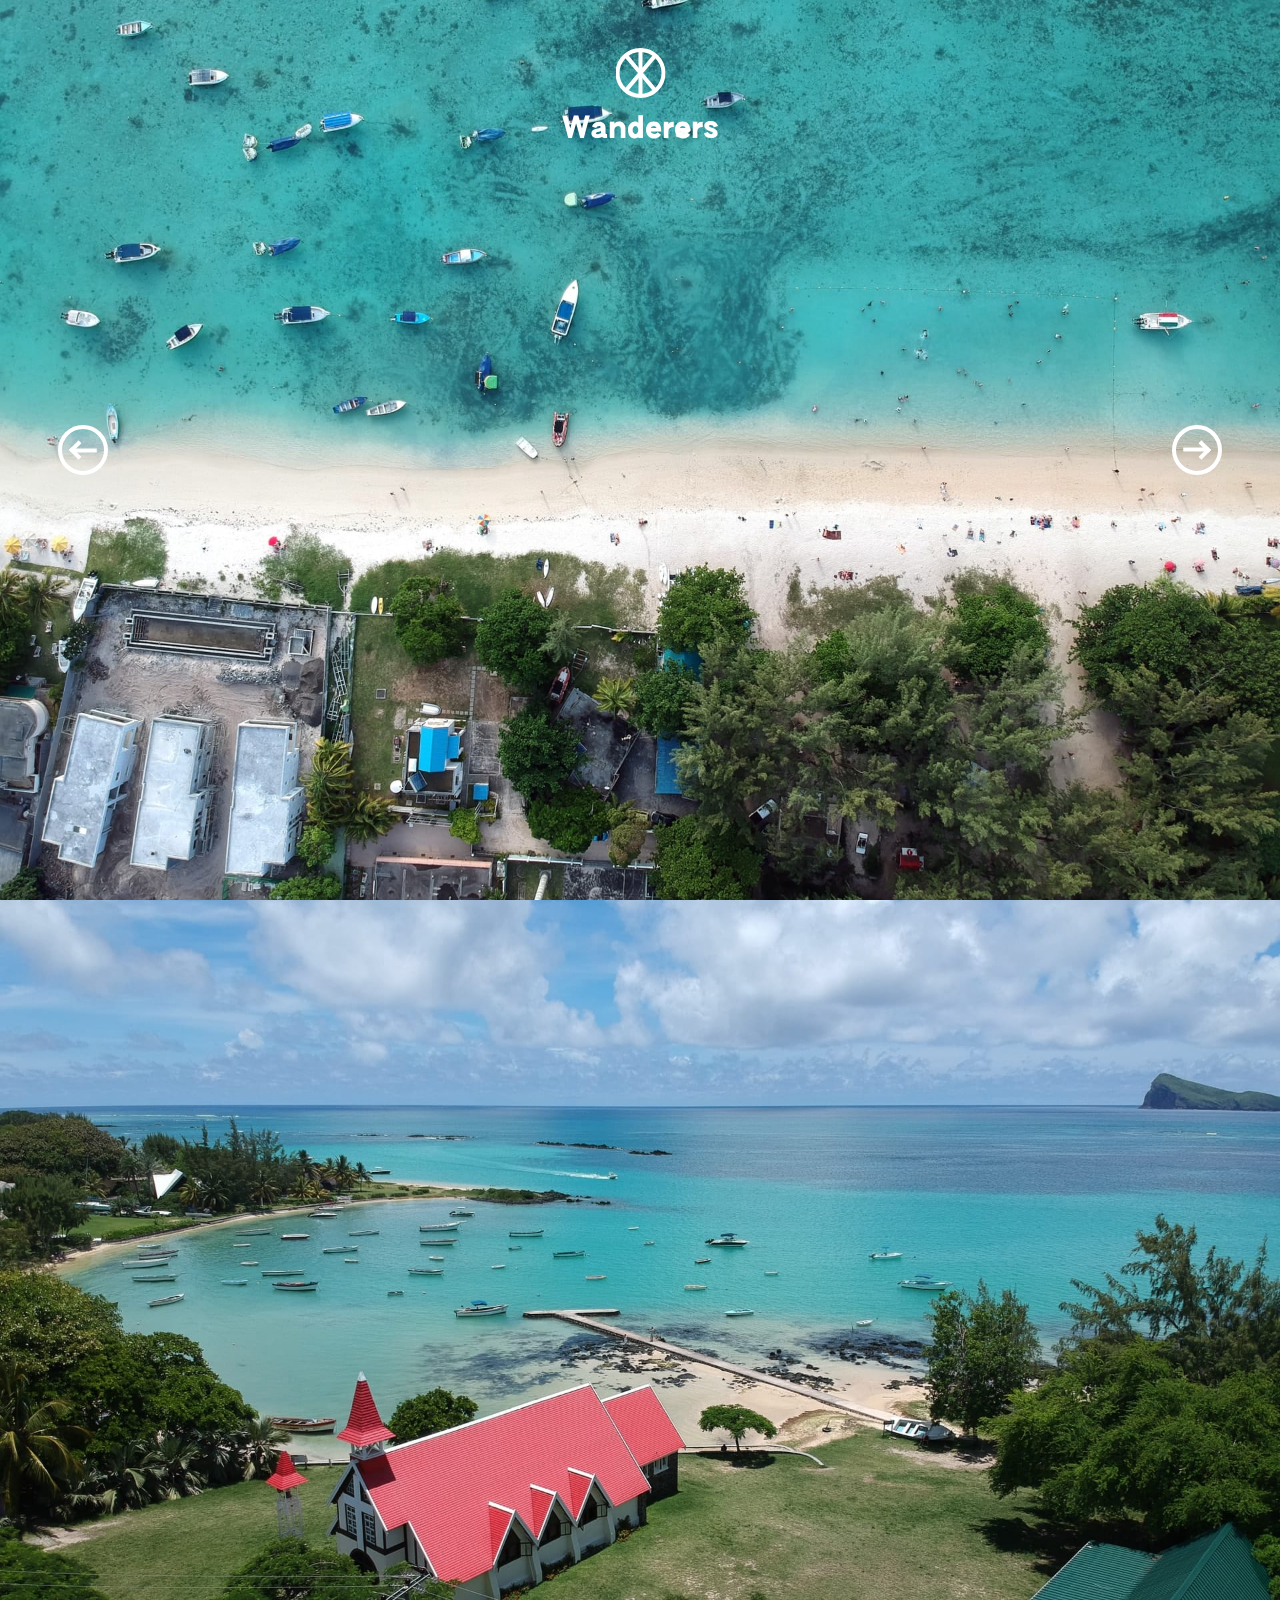
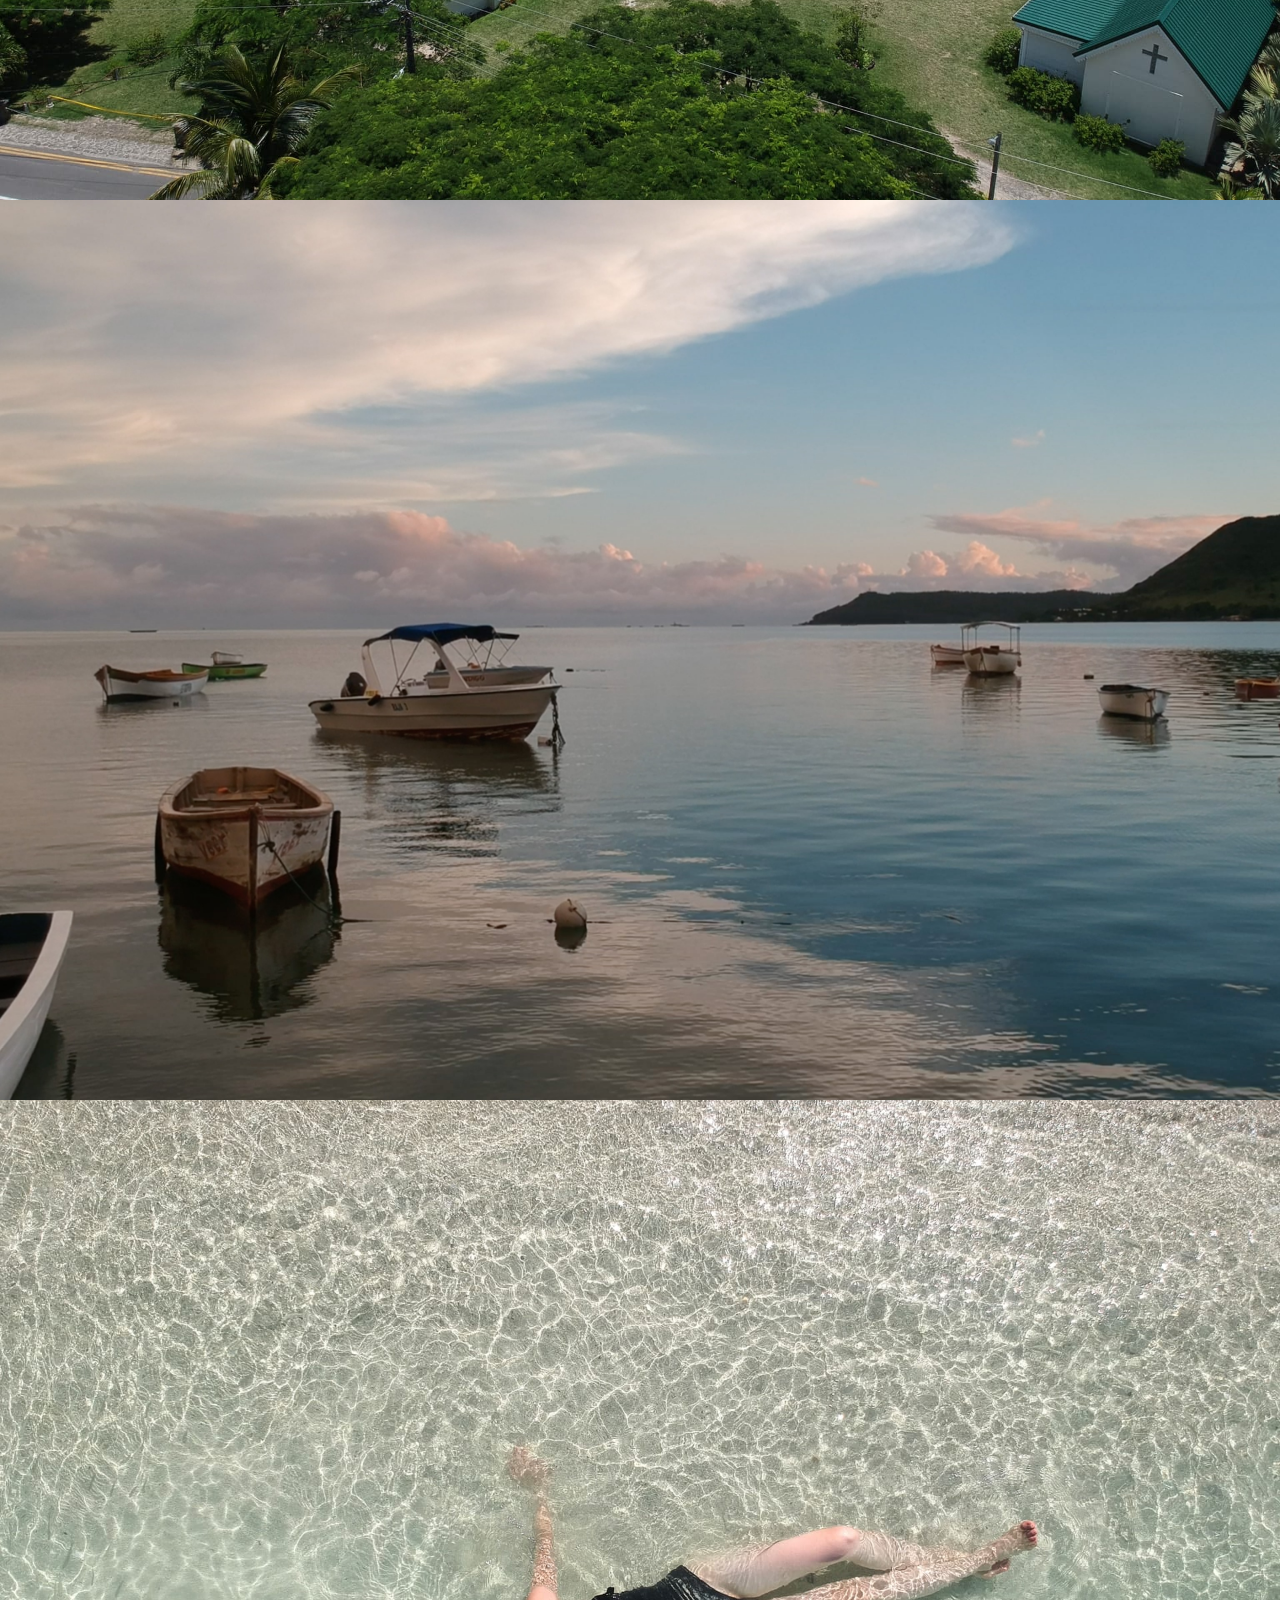
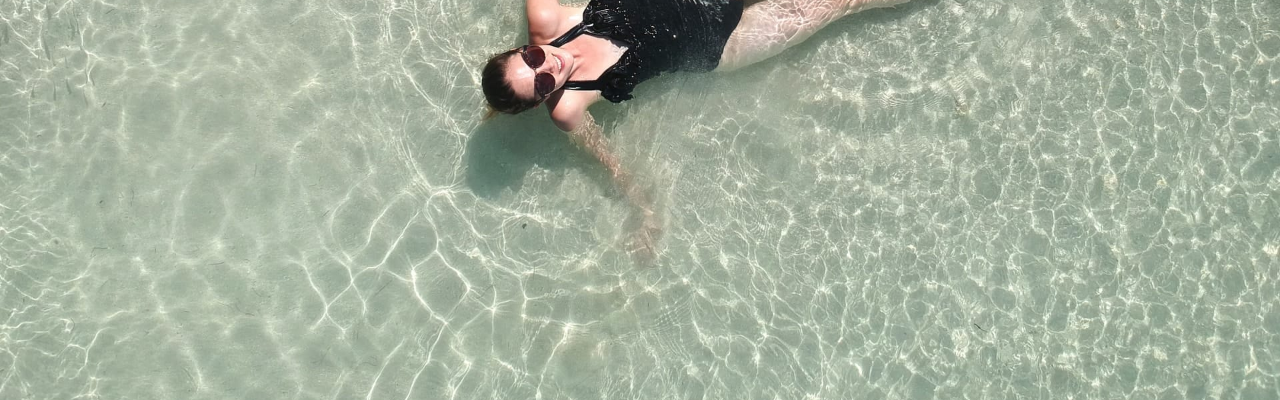
<file: index.html>
<!doctype html>
<html>

<head>
  <meta charset="utf-8">
  <meta name="viewport" content="width=device-width, initial-scale=1">

  <title>Mauritius – Wanderers</title>

  <link href="_base.css" rel="stylesheet">
  <link href="style.css" rel="stylesheet">
</head>

<body>

  <main data-barba="wrapper">
    <article data-barba="container" data-title="Mauritius">
      <header>
        <img src="logo.svg" alt="Wanderers Logo">
        <h1>Wanderers</h1>
      </header>

      <a href="/iceland.html" class="previous">
        <span>Previous</span>
      </a>

      <a href="/hongkong.html" class="next">
        <span>Next</span>
      </a>

      <div class="photos">
        <img src="mauritius-1.jpg">
        <img src="mauritius-2.jpg">
        <img src="mauritius-3.jpg">
        <img src="mauritius-4.jpg">
      </div>

    </article>
  </main>

  <script src="barba.js"></script>
  <script src="barba-prefetch.js"></script>
  <script src="gsap.js"></script>
  <script src="scripts.js"></script>

</body>

</html>
</file>
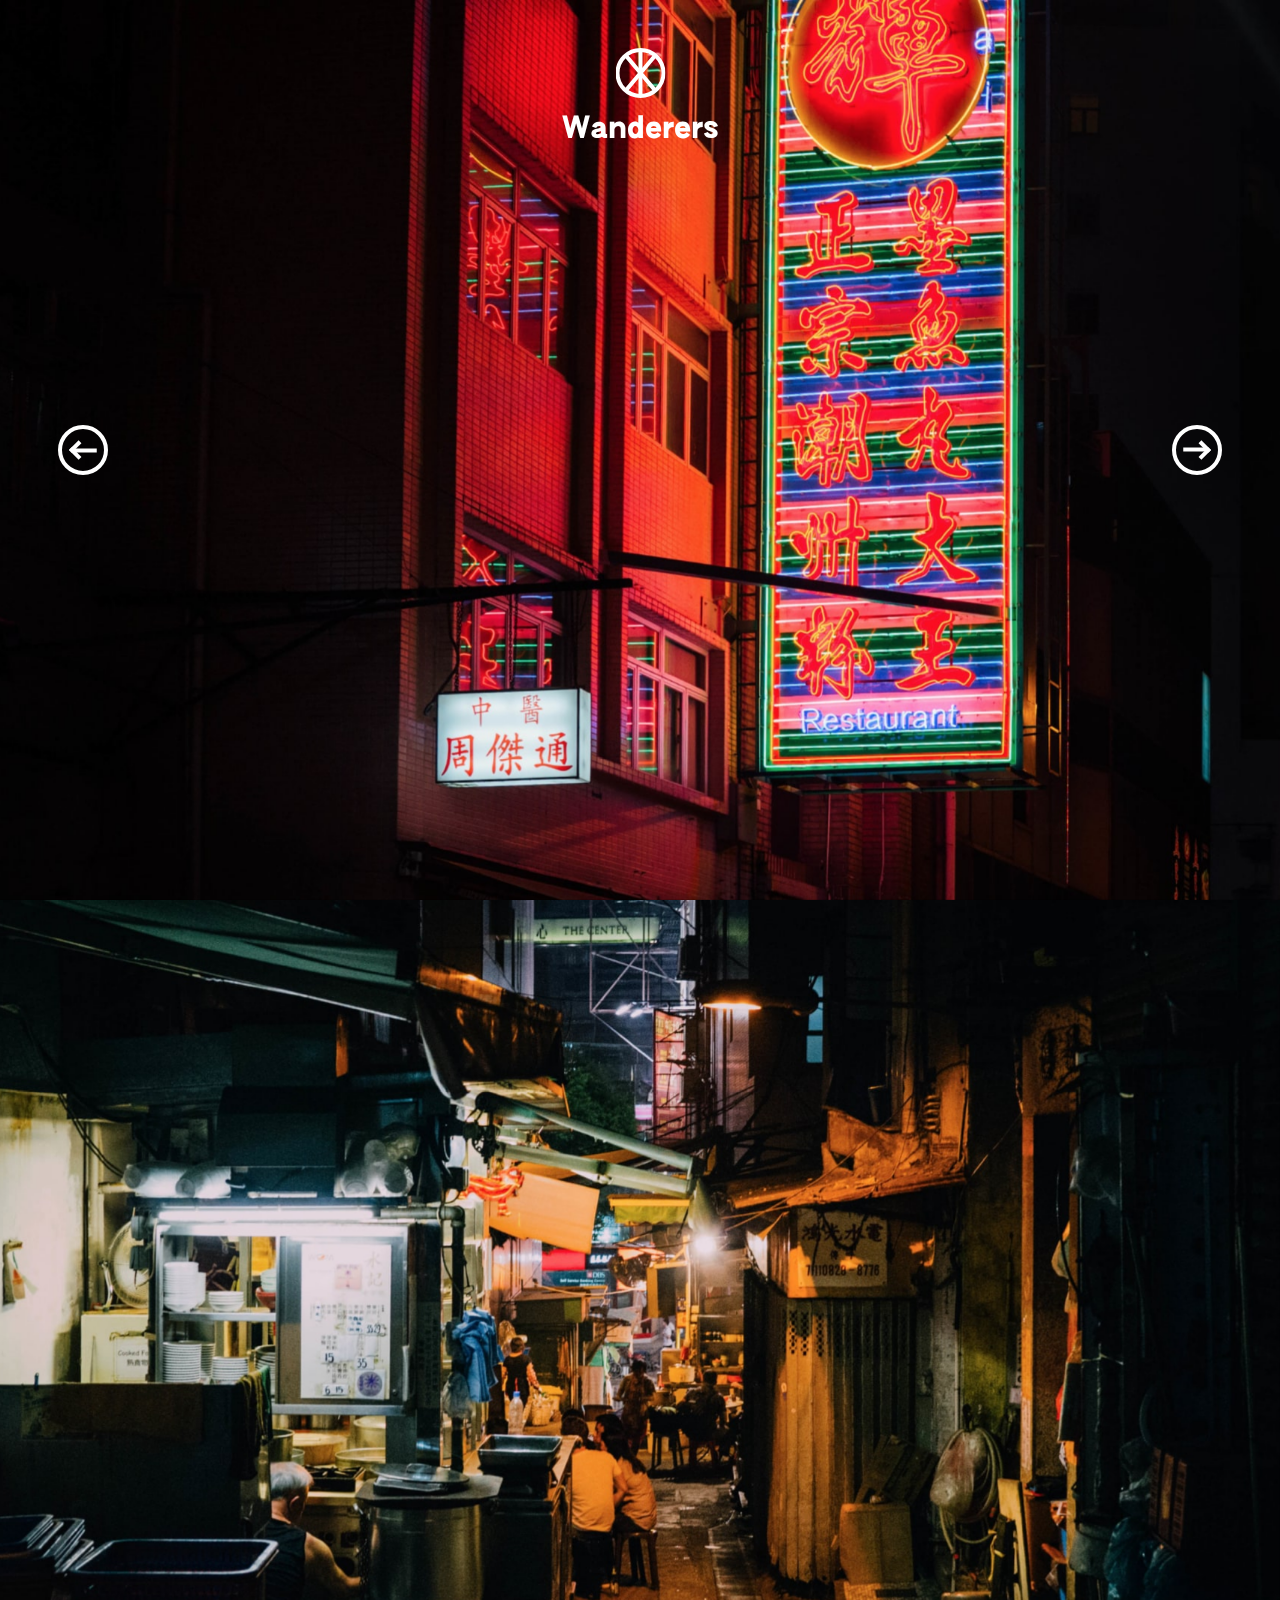
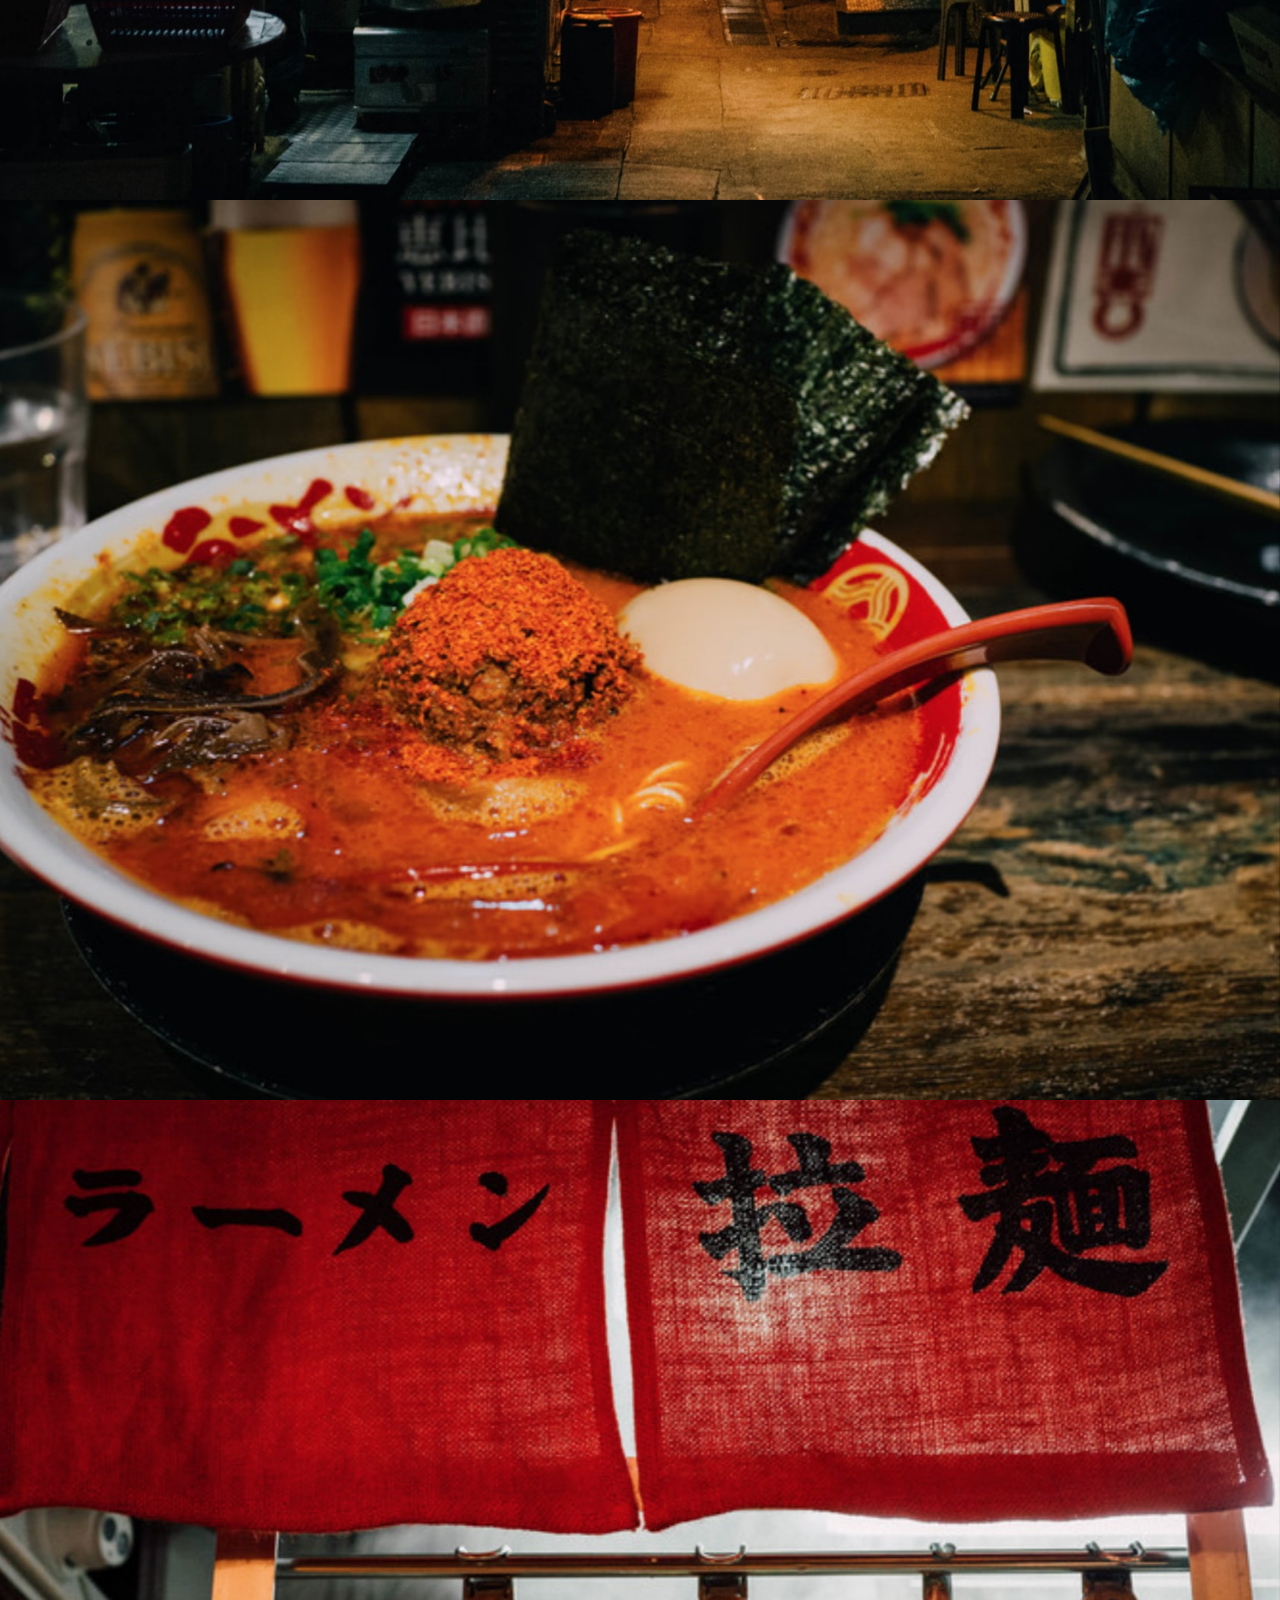
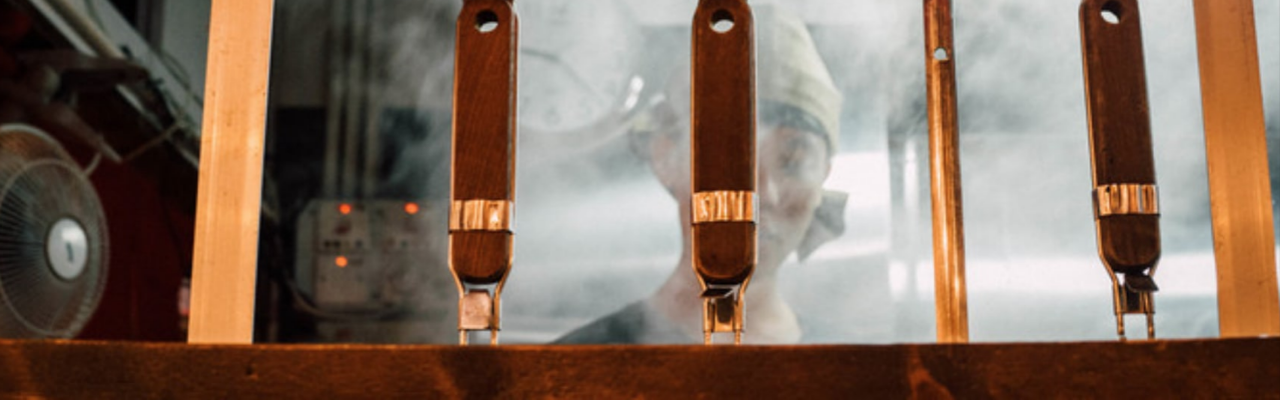
<file: hongkong.html>
<!doctype html>
<html>

<head>
  <meta charset="utf-8">
  <meta name="viewport" content="width=device-width, initial-scale=1">

  <title>Hong Kong – Wanderers</title>

  <link href="_base.css" rel="stylesheet">
  <link href="style.css" rel="stylesheet">
</head>

<body>

  <main data-barba="wrapper">
    <article data-barba="container" data-title="Hong Kong">
      <header>
        <img src="logo.svg" alt="Wanderers Logo">
        <h1>Wanderers</h1>
      </header>

      <a href="/" class="previous">
        <span>Previous</span>
      </a>

      <a href="/iceland.html" class="next">
        <span>Next</span>
      </a>

      <div class="photos">
        <img src="hong-kong-1.jpg">
        <img src="hong-kong-2.jpg">
        <img src="hong-kong-3.jpg">
        <img src="hong-kong-4.jpg">
      </div>
    </article>
  </main>

  <script src="barba.js"></script>
  <script src="barba-prefetch.js"></script>
  <script src="gsap.js"></script>
  <script src="scripts.js"></script>

</body>

</html>
</file>
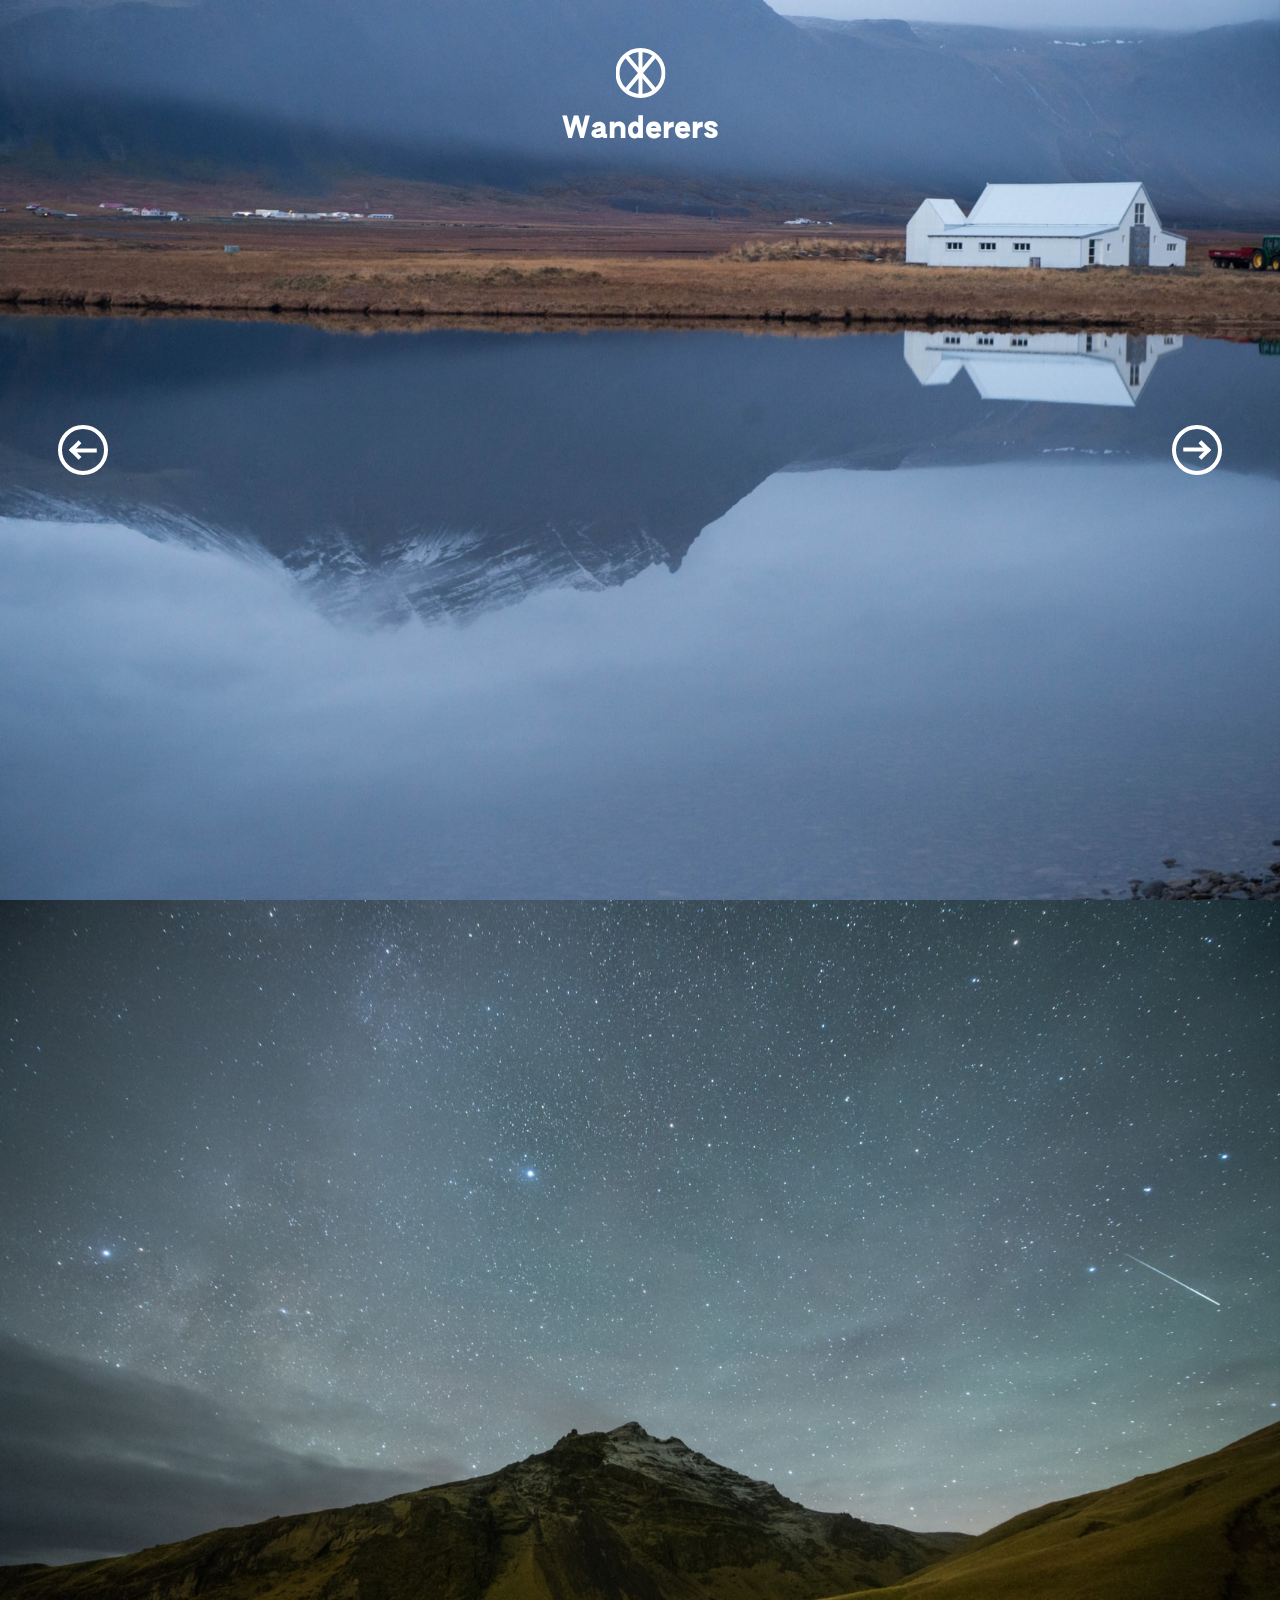
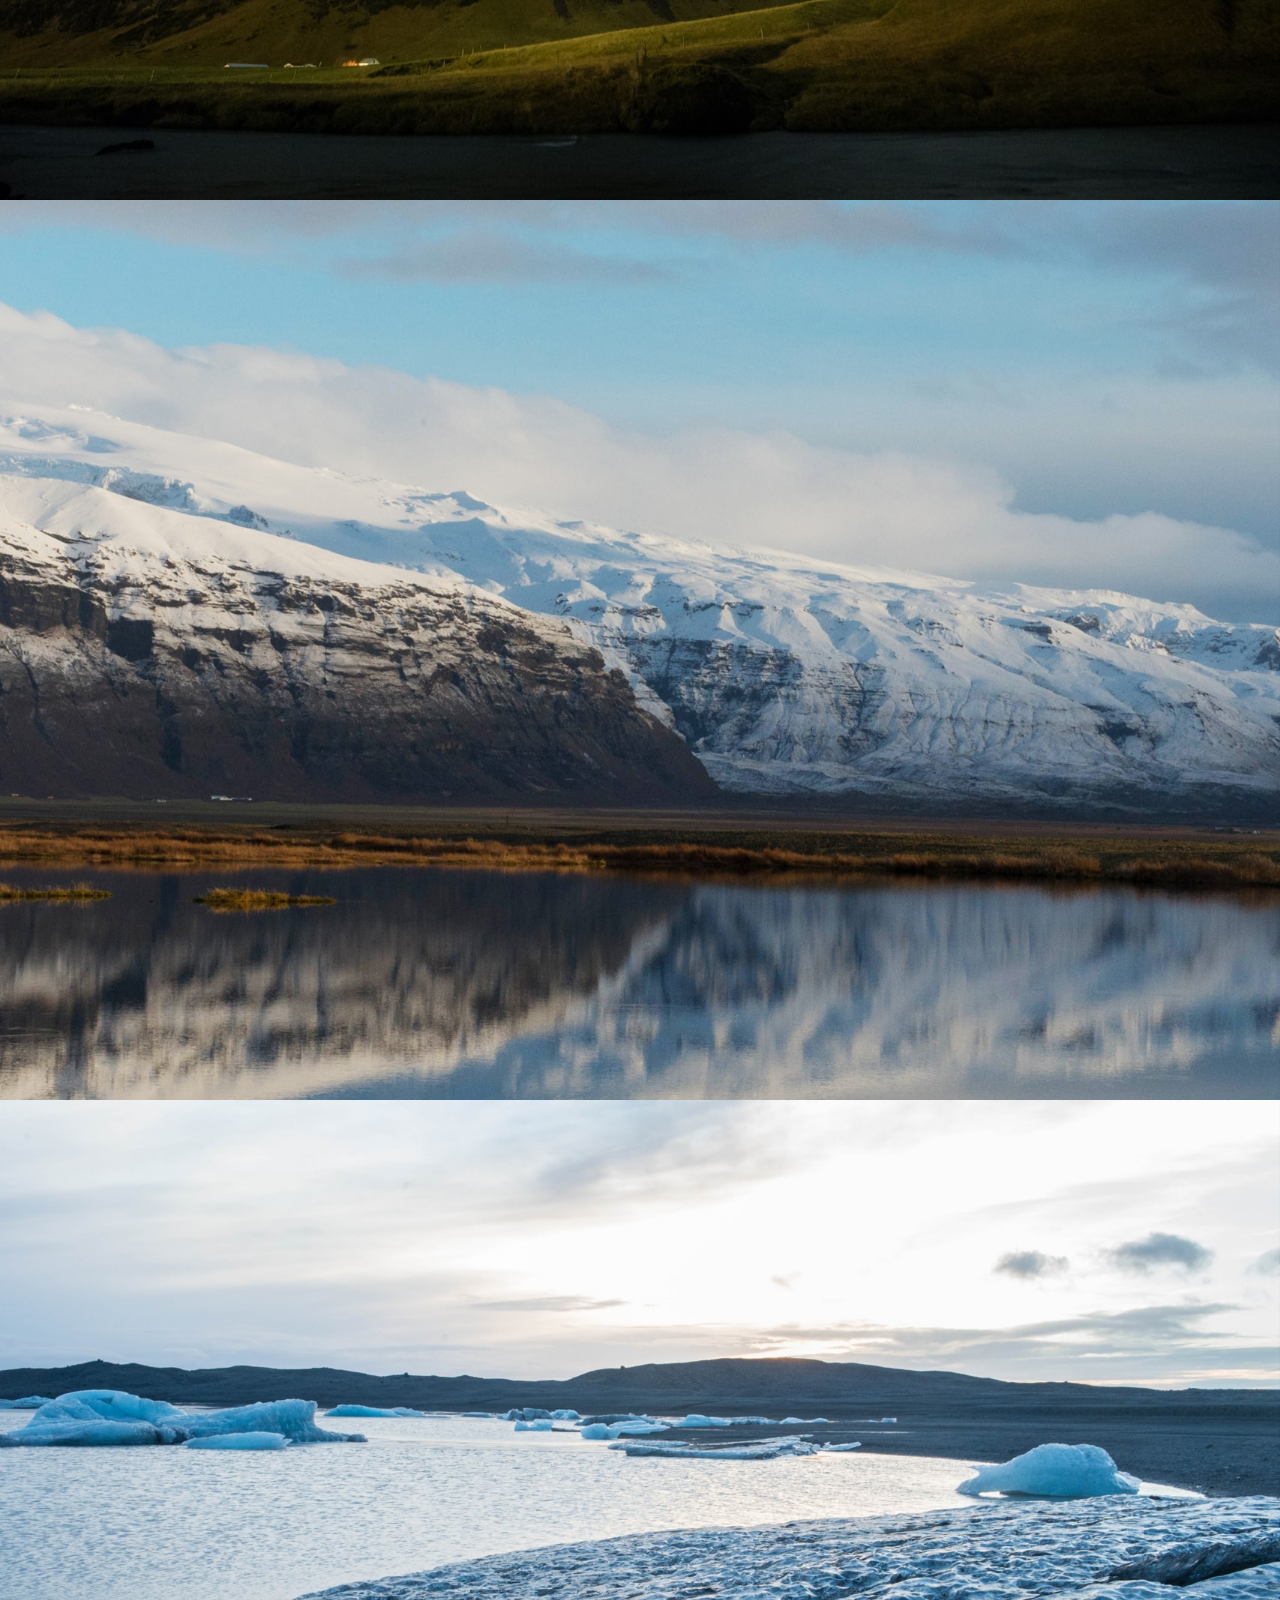
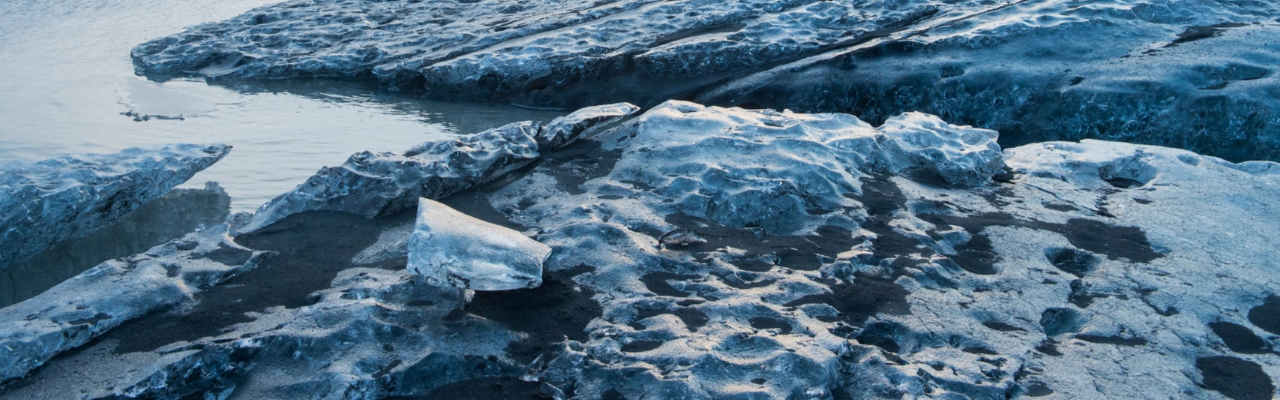
<file: iceland.html>
<!doctype html>
<html>

<head>
  <meta charset="utf-8">
  <meta name="viewport" content="width=device-width, initial-scale=1">

  <title>Iceland – Wanderers</title>

  <link href="_base.css" rel="stylesheet">
  <link href="style.css" rel="stylesheet">
</head>

<body>

  <main data-barba="wrapper">
    <article data-barba="container" data-title="Iceland">
      <header>
        <img src="logo.svg" alt="Wanderers Logo">
        <h1>Wanderers</h1>
      </header>

      <a href="/hongkong.html" class="previous">
        <span>Previous</span>
      </a>

      <a href="/" class="next">
        <span>Next</span>
      </a>

      <div class="photos">
        <img src="iceland-1.jpg">
        <img src="iceland-2.jpg">
        <img src="iceland-3.jpg">
        <img src="iceland-4.jpg">
      </div>
    </article>
  </main>

  <script src="barba.js"></script>
  <script src="barba-prefetch.js"></script>
  <script src="gsap.js"></script>
  <script src="scripts.js"></script>

</body>

</html>
</file>
<file: _base.css>
html, body, div, span, applet, object, iframe,
h1, h2, h3, h4, h5, h6, p, blockquote, pre,
a, abbr, acronym, address, big, cite, code,
del, dfn, em, img, ins, kbd, q, s, samp,
small, strike, strong, sub, sup, tt, var,
b, u, i, center,
dl, dt, dd, ol, ul, li,
fieldset, form, label, legend,
table, caption, tbody, tfoot, thead, tr, th, td,
article, aside, canvas, details, embed,
figure, figcaption, footer, header, hgroup,
menu, nav, output, ruby, section, summary,
time, mark, audio, video {
  margin: 0;
  padding: 0;
  border: 0;
  font-size: 100%;
  font: inherit;
  vertical-align: baseline;
}

article, aside, details, figcaption, figure,
footer, header, hgroup, menu, nav, section {
  display: block;
}
body {
  line-height: 1;
}
ol, ul {
  list-style: none;
}
blockquote, q {
  quotes: none;
}
blockquote:before, blockquote:after,
q:before, q:after {
  content: '';
  content: none;
}
table {
  border-collapse: collapse;
  border-spacing: 0;
}

img, iframe {
  vertical-align: bottom;
  max-width: 100%;
}

input, textarea, select {
  font: inherit;
}

* {
  -webkit-box-sizing: border-box;
  -moz-box-sizing: border-box;
  box-sizing: border-box;
  -webkit-font-smoothing: antialiased;
  text-rendering: optimizeLegibility;
}
</file>
<file: style.css>
@font-face {
  font-family: Authentic Sans;
  src: url(authentic-sans-150.woff2), url(authentic-sans-150.woff);
}

@keyframes spin {
  0% {
    transform: rotate(0);
  }

  100% {
    transform: rotate(360deg);
  }
}

body {
  font-family: Authentic Sans, Arial;
  font-size: 30px;
  line-height: 1.5;
  text-align: center;

  background-color: #000000;
  color: #ffffff;
}

header {
  position: fixed;
  top: 48px;
  left: 50%;
  transform: translate(-50%, 0);
  z-index: 1;
}

header img {
  animation: spin 30s infinite linear;
}

header h1 {
  margin: 10px 0 0 0;
}

a.previous,
a.next {
  position: fixed;
  top: 50%;
  width: 70px;
  height: 70px;
  transform: translate(0, -50%);
  transition: left 0.25s, right 0.25s, width 0.25s;
  background-repeat: no-repeat;
  background-position: center center;
  background-size: auto 50px;
  z-index: 1;
}

a.previous {
  left: 48px;
  background-image: url(arrow-left.svg);
}

a.next {
  right: 48px;
  background-image: url(arrow-right.svg);
}

a.previous:hover {
  left: 28px;
  width: 90px;
}

a.next:hover {
  right: 28px;
  width: 90px
}

a.previous span,
a.next span {
  display: none;
}

.photos img {
  position: -webkit-sticky;
  position: sticky;
  top: 0;
  width: 100%;
  height: 100vh;
  object-fit: cover;
}

div.wiper {
  position: fixed;
  top: 0;
  left: 0;
  width: 100%;
  height: 100%;
  z-index: 2;
  background-color: #000000;
  display: flex;
  align-items: center;
  justify-content: center;
  flex-direction: column;
  transform: translate(-100%, 0);
}

div.wiper img {
  width: 75px;
  animation: spin 5s infinite linear;
}

div.wiper div {
  margin: 10px 0 0 0;
  height: 90px;
  overflow: hidden;
}

div.wiper h2 {
  font-size: 60px;
  line-height: 1.5;
  height: 90px;
}
</file>
